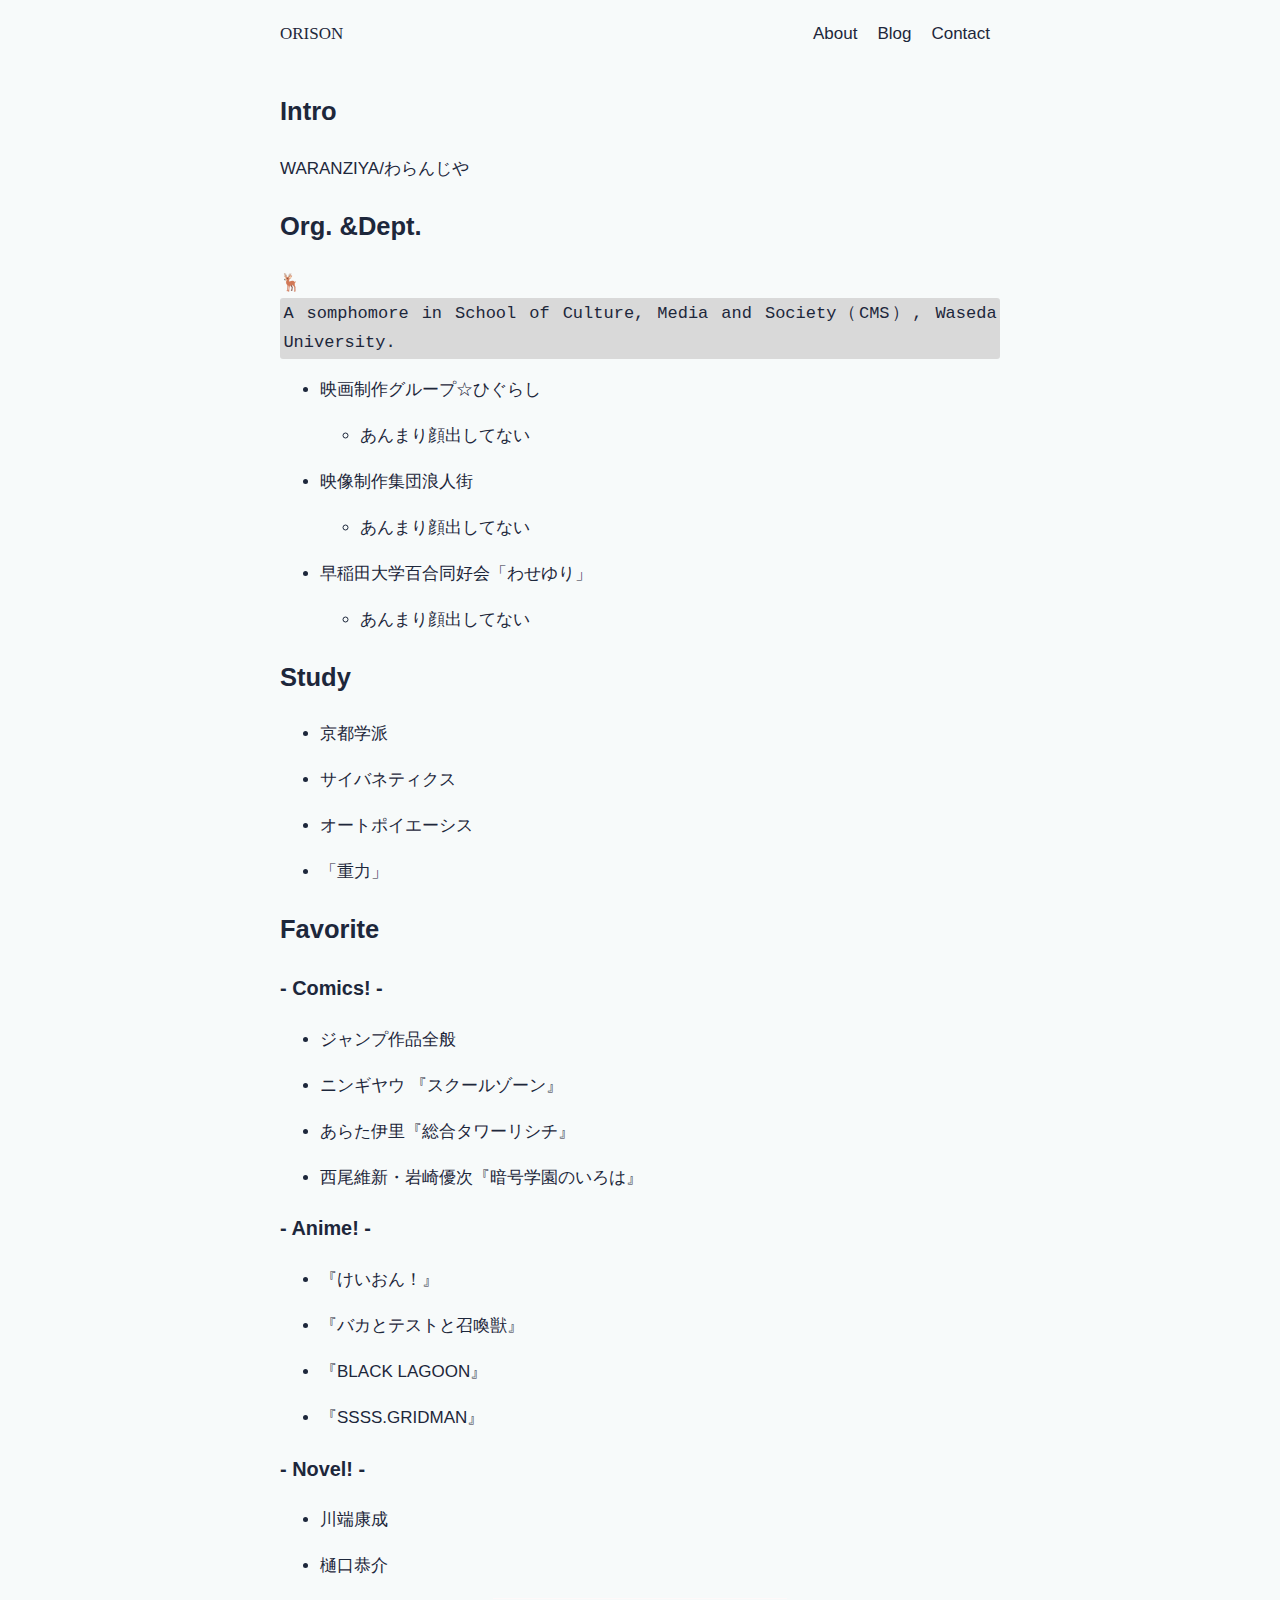
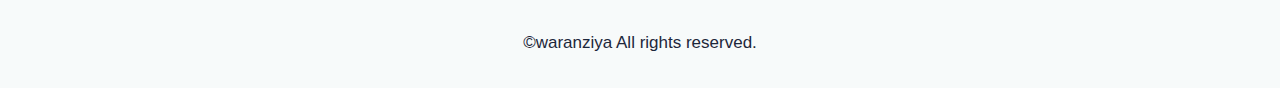
<file: About.html>
<!doctype html>
<html lang="ja">
  <head>
    <meta charset="UTF-8">
    <title>waranziya</title>
    <meta name="author" content="waranziya">
    <meta name="viewport" content="width=device-width, initial-scale=1">
    <meta name="description" content="waranziya's website.">
    <meta name="build" content="2023-11-14T18:53:55+09:00">
    <meta name="distribution" content="Global">
    <meta name="creator" content="waranziya">
    <meta name="publisher" content="waranziya">
    <meta property="og:title" content="waranziya">
    <meta property="og:description" content="waranziya's website.">
    <meta property="og:url" content="https://waranziya.net/About">
    <meta property="og:site_name" content="waranziya">
    <meta property="og:locale" content="ja_JP">
    <meta property="og:type" content="website">
    <meta name="twitter:site" content="@waranziya">
    <meta name="twitter:creator" content="@waranziya">
    <meta name="twitter:title" content="waranziya">
    <meta name="twitter:description" content="waranziya's website">
    <meta name="twitter:card" content="summary">
    <link rel="stylesheet" href="./CSS/style.css">

  </head>
  <body>
    <header> 
      <nav><span class="logo"><a href="Base.html">ORISON</a></span></nav>
      <nav class="navigation">
          <div class="nav-item"><a href="About.html">About</a></div>
          <div class="nav-item"><a href="Blog.html">Blog</a></div>
          <div class="nav-item"><a href="Contact.html">Contact</a></div>
      </nav>
    </header>



    <main>
    <h2> Intro </h2>
    <p> WARANZIYA/わらんじや </p>

    <h2 id="Org.&Dept."> Org. &Dept. </h2>
    <p>🦌<code>A somphomore in School of Culture, Media and Society（CMS）, Waseda University.</code></p>
      <ul>
        <p><li>映画制作グループ☆ひぐらし</li></p>
          <ul>
            <p><li>あんまり顔出してない</li></p>
          </ul>
        <p><li>映像制作集団浪人街</li></p>
          <ul>
            <p><li>あんまり顔出してない</li></p>
          </ul>
        <p><li>早稲田大学百合同好会「わせゆり」</li></p>
          <ul>
            <p><li>あんまり顔出してない</li></p>
          </ul>
      </ul>
    <h2> Study </h2>
      <ul>
        <p><li>京都学派 </li></p>
        <p><li>サイバネティクス </li></p>
        <p><li>オートポイエーシス </li></p>
        <p><li>「重力」</li></p>
      </ul>

    <h2> Favorite </h2>
      <h3> - Comics! - </h3>
        <ul>
          <p><li> ジャンプ作品全般</li></p>
          <p><li>ニンギヤウ 『スクールゾーン』</li></p>
          <p><li>あらた伊里『総合タワーリシチ』</li></p>
          <p><li>西尾維新・岩崎優次『暗号学園のいろは』</li></p>
        </ul>
      <h3> - Anime! - </h3>
        <ul>
          <p><li>『けいおん！』</li></p>
          <p><li>『バカとテストと召喚獣』</li></p>
          <p><li>『BLACK LAGOON』</li></p>
          <p><li>『SSSS.GRIDMAN』</li></p>
        </ul>
      <h3> - Novel! - </h3>
      <ul>
        <p><li>川端康成</li></p>
        <p><li>樋口恭介</li></p>
      </ul>
    </main>

    <div id="div-footer"><footer>&copy;waranziya All rights reserved.</footer></div>

  </body>

</html>
</file>
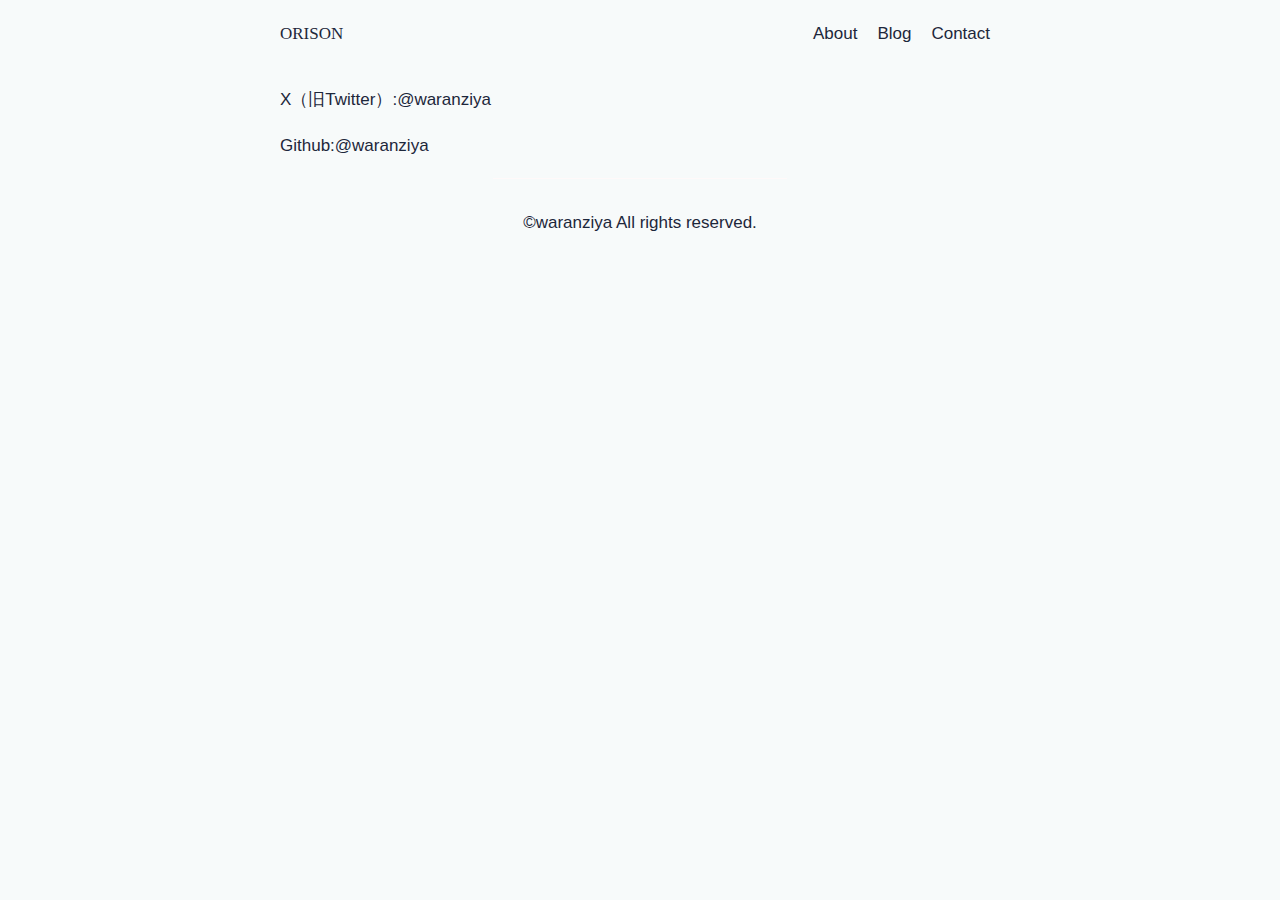
<file: Contact.html>
<!doctype html>
<html lang="ja">
  <head>
    <meta charset="UTF-8">
    <title>waranziya</title>
    <meta name="author" content="waranziya">
    <meta name="viewport" content="width=device-width, initial-scale=1">
    <meta name="description" content="waranziya's website.">
    <meta name="build" content="2023-11-14T18:53:55+09:00">
    <meta name="distribution" content="Global">
    <meta name="creator" content="waranziya">
    <meta name="publisher" content="waranziya">
    <meta property="og:title" content="waranziya">
    <meta property="og:description" content="waranziya's website.">
    <meta property="og:url" content="https://waranziya.net/Contact">
    <meta property="og:site_name" content="waranziya">
    <meta property="og:locale" content="ja_JP">
    <meta property="og:type" content="website">
    <meta name="twitter:site" content="@waranziya">
    <meta name="twitter:creator" content="@waranziya">
    <meta name="twitter:title" content="waranziya">
    <meta name="twitter:description" content="waranziya's website">
    <meta name="twitter:card" content="summary">
    <link rel="stylesheet" href="./CSS/style.css">

  </head>
  <body>
    <header> 
      <nav><span class="logo"><a href="Base.html">ORISON</a></span></nav>
      <nav class="navigation">
          <div class="nav-item"><a href="About.html">About</a></div>
          <div class="nav-item"><a href="Blog.html">Blog</a></div>
          <div class="nav-item"><a href="Contact.html">Contact</a></div>
      </nav>
    </header>

    <main>
    <p>X（旧Twitter）:<a href="https://twitter.com/waranziya">@waranziya</a></p>
    <p>Github:<a href="https://github.com/Waranziya">@waranziya</a></p>
    </main>
    
    <div id="div-footer"><footer>&copy;waranziya All rights reserved.</footer></div>
  
  </body>


  
</html>
</file>
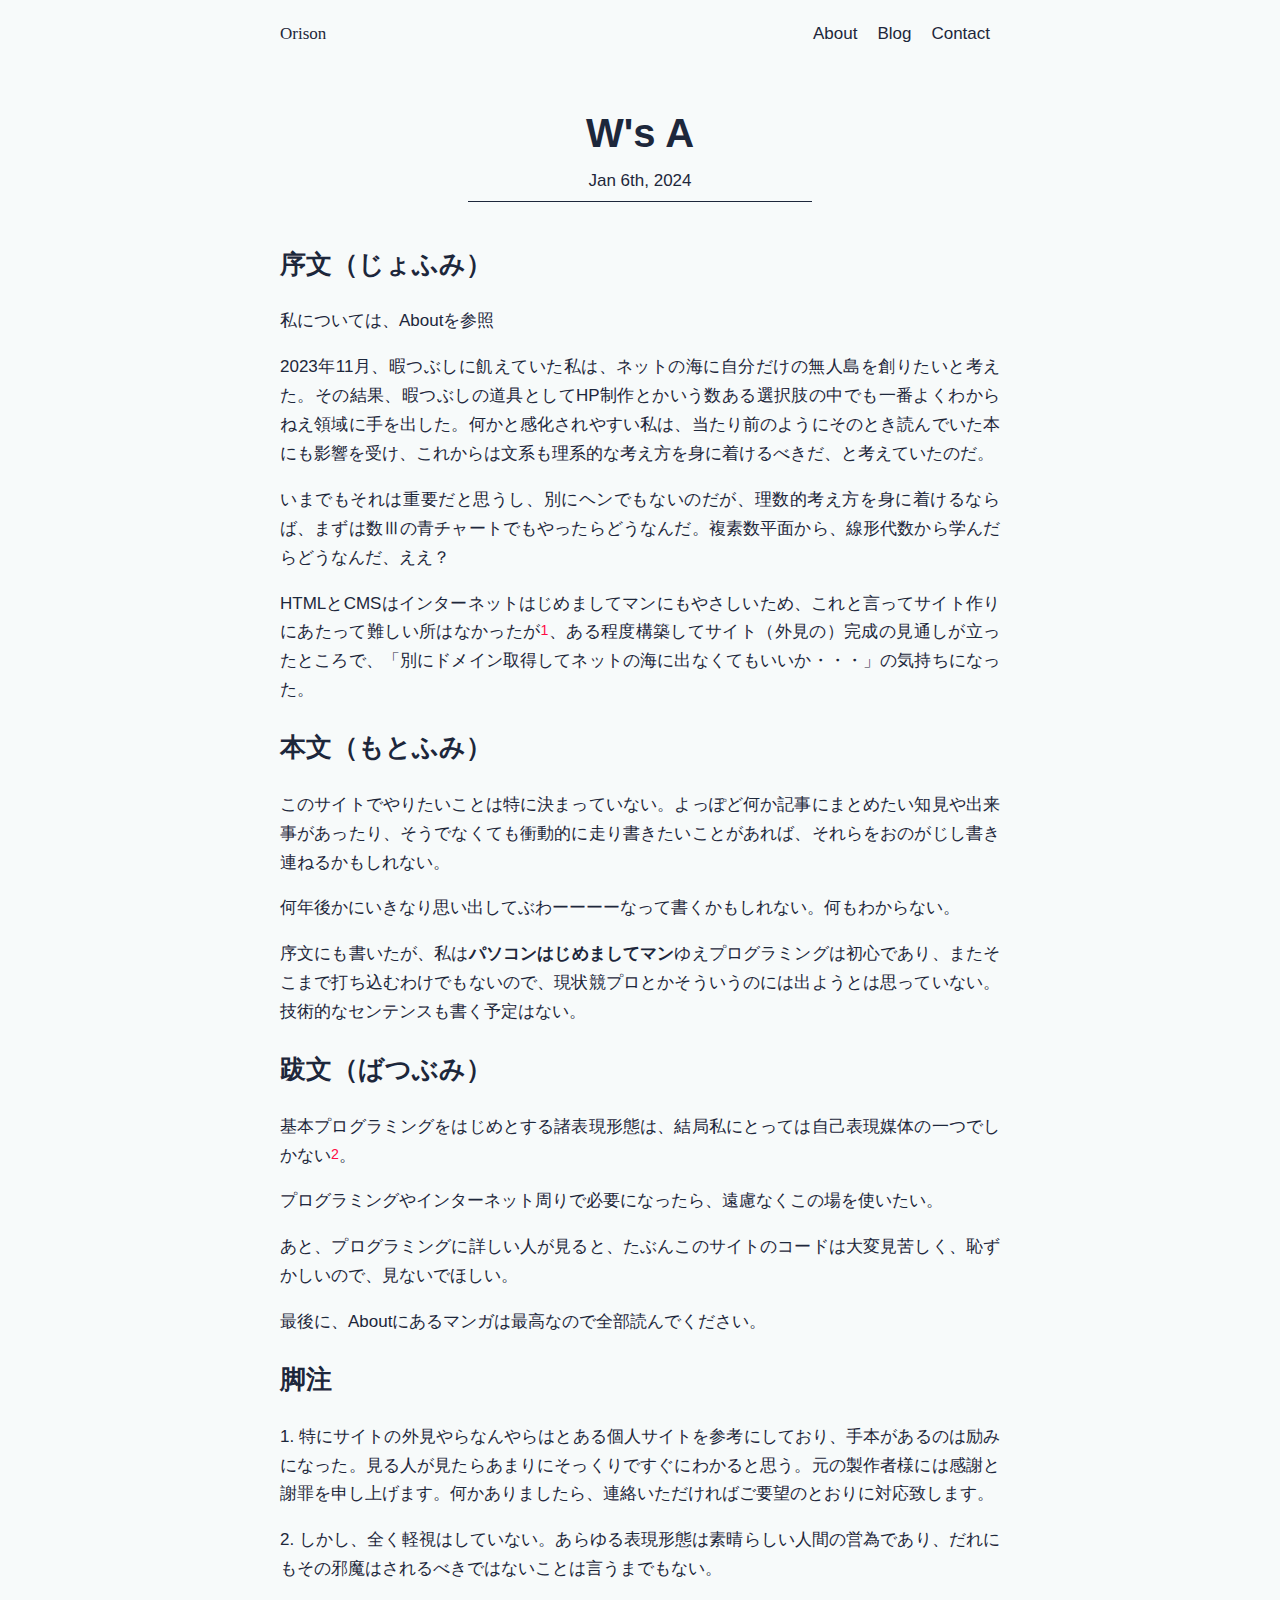
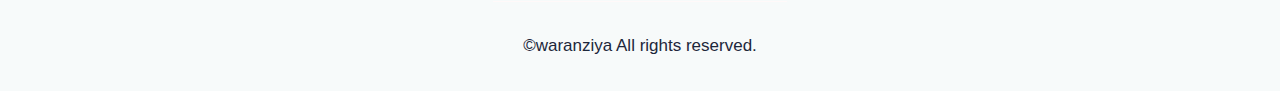
<file: Blog/Article1.html>
<!doctype html>
<html lang="ja">
  <head>
    <meta charset="UTF-8">
    <title>waranziya</title>
    <meta name="author" content="waranziya">
    <meta name="viewport" content="width=device-width, initial-scale=1">
    <meta name="description" content="waranziya's website.">
    <meta name="build" content="2023-11-14T18:53:55+09:00">
    <meta name="distribution" content="Global">
    <meta name="creator" content="waranziya">
    <meta name="publisher" content="waranziya">
    <meta property="og:title" content="waranziya">
    <meta property="og:description" content="waranziya's website.">
    <meta property="og:url" content="https://waranziya.net/Blog/Article1">
    <meta property="og:site_name" content="waranziya">
    <meta property="og:locale" content="ja_JP">
    <meta property="og:type" content="website">
    <meta name="twitter:site" content="@waranziya">
    <meta name="twitter:creator" content="@waranziya">
    <meta name="twitter:title" content="waranziya">
    <meta name="twitter:description" content="waranziya's website">
    <meta name="twitter:card" content="summary">
    <link rel="stylesheet" href="../CSS/style.css">

  </head>
  <body>
    <header> 
      <nav><span class="logo"><a href="../Base.html">Orison</a></span></nav>
      <nav class="navigation">
          <div class="nav-item"><a href="../About.html">About</a></div>
          <div class="nav-item"><a href="../Blog.html">Blog</a></div>
          <div class="nav-item"><a href="../Contact.html">Contact</a></div>
      </nav>
    </header>

    <main>
      <div class="Blog-head">
        <div class="Blog-head-item"><div class="Blog-title">W's A</div></div>
        <div class="Blog-head-item"><div class="Blog-date"> Jan 6th, 2024 </div></div>
      </div>
      <h2>序文（じょふみ）</h2>
        <p>私については、<a href="..//About.html">About</a>を参照</p>
        <p>2023年11月、暇つぶしに飢えていた私は、ネットの海に自分だけの無人島を創りたいと考えた。その結果、暇つぶしの道具としてHP制作とかいう数ある選択肢の中でも一番よくわからねえ領域に手を出した。何かと感化されやすい私は、当たり前のようにそのとき読んでいた本にも影響を受け、これからは文系も理系的な考え方を身に着けるべきだ、と考えていたのだ。</p>
        <p>いまでもそれは重要だと思うし、別にヘンでもないのだが、理数的考え方を身に着けるならば、まずは数Ⅲの青チャートでもやったらどうなんだ。複素数平面から、線形代数から学んだらどうなんだ、ええ？</p>
        <p>HTMLとCMSはインターネットはじめましてマンにもやさしいため、これと言ってサイト作りにあたって難しい所はなかったが<a href="#footnote-1"><sub class="footnote">1</sub></a>、ある程度構築してサイト（外見の）完成の見通しが立ったところで、「別にドメイン取得してネットの海に出なくてもいいか・・・」の気持ちになった。</p>
        
      <h2>本文（もとふみ）</h2>
        <p>このサイトでやりたいことは特に決まっていない。よっぽど何か記事にまとめたい知見や出来事があったり、そうでなくても衝動的に走り書きたいことがあれば、それらをおのがじし書き連ねるかもしれない。</p>
        <p>何年後かにいきなり思い出してぶわーーーーなって書くかもしれない。何もわからない。</p>
        <p>序文にも書いたが、私は<strong>パソコンはじめましてマン</strong>ゆえプログラミングは初心であり、またそこまで打ち込むわけでもないので、現状競プロとかそういうのには出ようとは思っていない。技術的なセンテンスも書く予定はない。</p>

      <h2>跋文（ばつぶみ）</h2>
        <p>基本プログラミングをはじめとする諸表現形態は、結局私にとっては自己表現媒体の一つでしかない<a href="#footnote-2"><sub class="footnote">2</sub></a>。</p>
        <p>プログラミングやインターネット周りで必要になったら、遠慮なくこの場を使いたい。</p>
        <p>あと、プログラミングに詳しい人が見ると、たぶんこのサイトのコードは大変見苦しく、恥ずかしいので、見ないでほしい。</p>
        <p>最後に、<a href="..//About.html">About</a>にあるマンガは最高なので全部読んでください。

      <h2>脚注</h2>
        <p id="footnote-1">1. 特にサイトの外見やらなんやらはとある個人サイトを参考にしており、手本があるのは励みになった。見る人が見たらあまりにそっくりですぐにわかると思う。元の製作者様には感謝と謝罪を申し上げます。何かありましたら、連絡いただければご要望のとおりに対応致します。</p>
        <p id="footnote-2">2. しかし、全く軽視はしていない。あらゆる表現形態は素晴らしい人間の営為であり、だれにもその邪魔はされるべきではないことは言うまでもない。</p>
    </main>

    <div id="div-footer"><footer>&copy;waranziya All rights reserved.</footer></div>

  </body>

</html>
</file>
<file: CSS/style.css>
@charset "UTF-8";

@font-face {font-family: "AG-B";
    src: url("C:/Users/Kusaka/OneDrive/デスクトップ/root_html/fonts/ITCAvantGardePro-Bold.otf") 
    format("opentype");}
@font-face{font-family: "AG-XL";
    src:url("C:/Users/Kusaka/OneDrive/デスクトップ/root_html/fonts/ITCAvantGardePro-XLt.otf" ) 
    format("opentype");}
@font-face{font-family: "AG-M";
    src: url("c:/Users/Kusaka/OneDrive/デスクトップ/root_html/fonts/ITCAvantGardePro-Md.otf") 
    format("opentype");}

@font-face{font-family: Hiragino-W3;
    src:url("C:/Users/Kusaka/OneDrive/デスクトップ/root_html/fonts/ヒラギノ角ゴ Std W3.otf") 
    format("opentype")}

@font-face{font-family: Hiragino-W5;
    src:url("C:/Users/Kusaka/OneDrive/デスクトップ/root_html/fonts/ヒラギノ角ゴ Std W5.otf") 
    format("opentype")}

body{font-family:"AG-M", "Hiragino-W3", "Yu Gothic UI", sans-serif;
    color: #1D273B;
    background-color:#F7FAFA;
    font-size: 17px;
    line-height: 1.7;
    text-align: justify;
    width: 720px;
    display: flex;
    flex-direction: column;
    margin: 0 auto 0 auto;
    min-height: 100vh;}

a,a:visited{text-decoration: none;
    color:#1D273B;}

header{display: flex;
    justify-content: space-between;
    width: 720px;
    align-items: center;}

.logo{font-family: "AG-B";}

.navigation{text-align: justify;
    display: flex;}
    
.nav-item{margin: 20px 10px 20px 10px;}

main{width: 720px;
    position:relative;}

#Basemain{margin-top: 50px;
margin-bottom: 100px;}

.triangle1 {background: #FF0B43;
    height: 60px;
    width: 60px;
    clip-path: polygon(0 0, 100% 0, 0 100%);
    position:absolute;
    top: 0px;
    left:0px;}

.BaseIntro{display: flex;
    flex-direction: column;
    text-align: center;}

.greeting{color:#FF0B43;
    font-family: "AG-B";
    font-variant-ligatures: discretionary-ligatures;
    font-size: 110px;}

.name{color:#1D273B;
    font-family: "AG-B";
    font-variant-ligatures: discretionary-ligatures;
    font-size: 110px;
    font-feature-settings: "palt"}

#name-W{-moz-font-feature-settings: "salt" 2; 
    -webkit-font-feature-settings: "salt" 2; 
    font-feature-settings: "salt" 2;
    letter-spacing: -0.25em;}

.name-A{-moz-font-feature-settings: "salt" ; 
    -webkit-font-feature-settings: "salt" ; 
    font-feature-settings: "salt";}

.triangle2{background: #1D273B;
    height: 60px;
    width: 60px;
    clip-path: polygon(100% 100%, 100% 0, 0 100%);
    position:absolute;
    bottom: 0px;
    right:0px;}

code{display: inline-block;
    padding: 0.1em 0.2em; /* 文字周りの余白 */
    color: #1D273B; /* 文字色 */
    background-color: #d9d9d9; /* 背景色 */
    border-radius: 3px; /* 角丸 */}

.Blog-head{display: flex;
    flex-direction: column;}

.Blog-title{font-size: 40px;
    font-weight: bold;
    margin-top: 30px;
    margin-left: 30px;
    margin-right: 30px;}

.Blog-date{border-bottom: 1px solid #1D273B;
    padding-bottom: 5px;
    padding-right: 120px;
    padding-left: 120px;
    margin-bottom: 20px;}

.Blog-head-item{margin: 0 auto 0 auto;}

.footnote{color: #FF0B43;
    vertical-align: top;}/* Blog記事の注釈 */

footer {margin-top: auto;}

#div-footer{margin: 0px auto;
    border-top: 1px solid #fff9f9;
    padding: 30px;}
</file>
